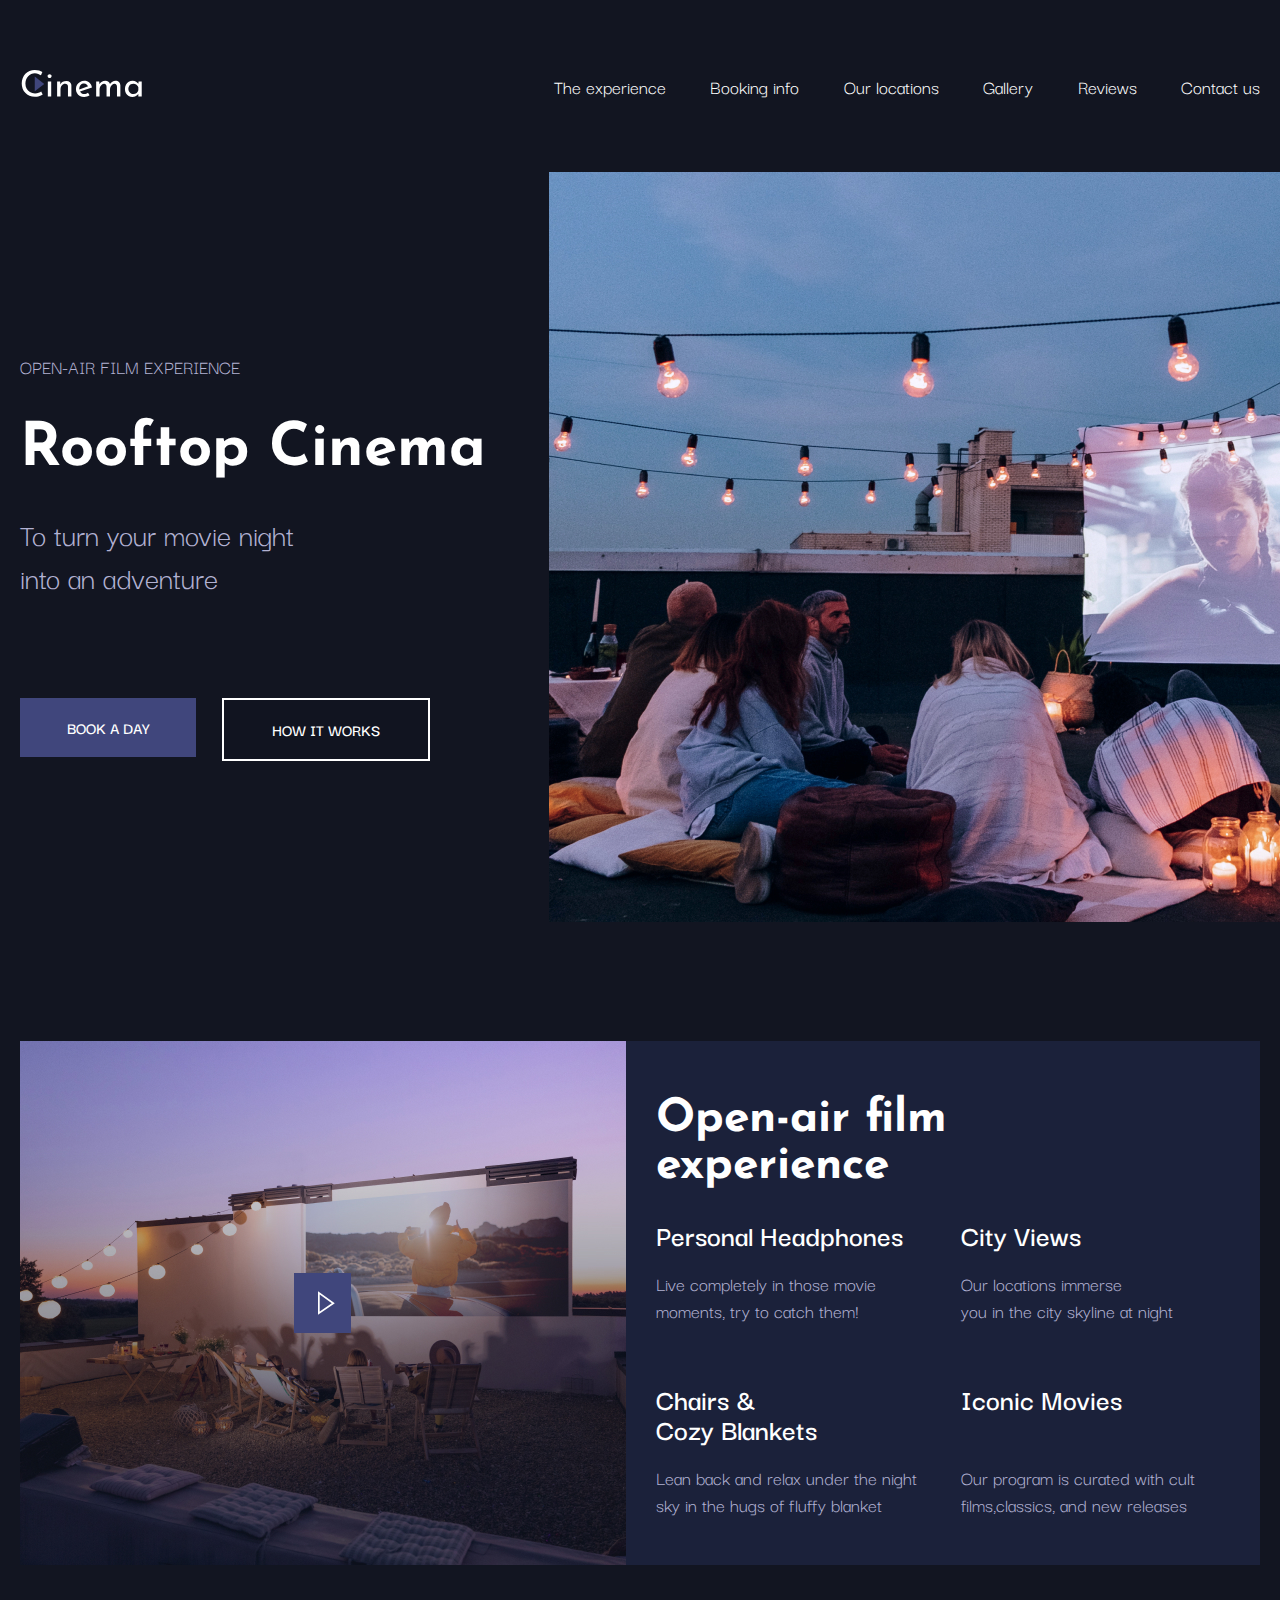
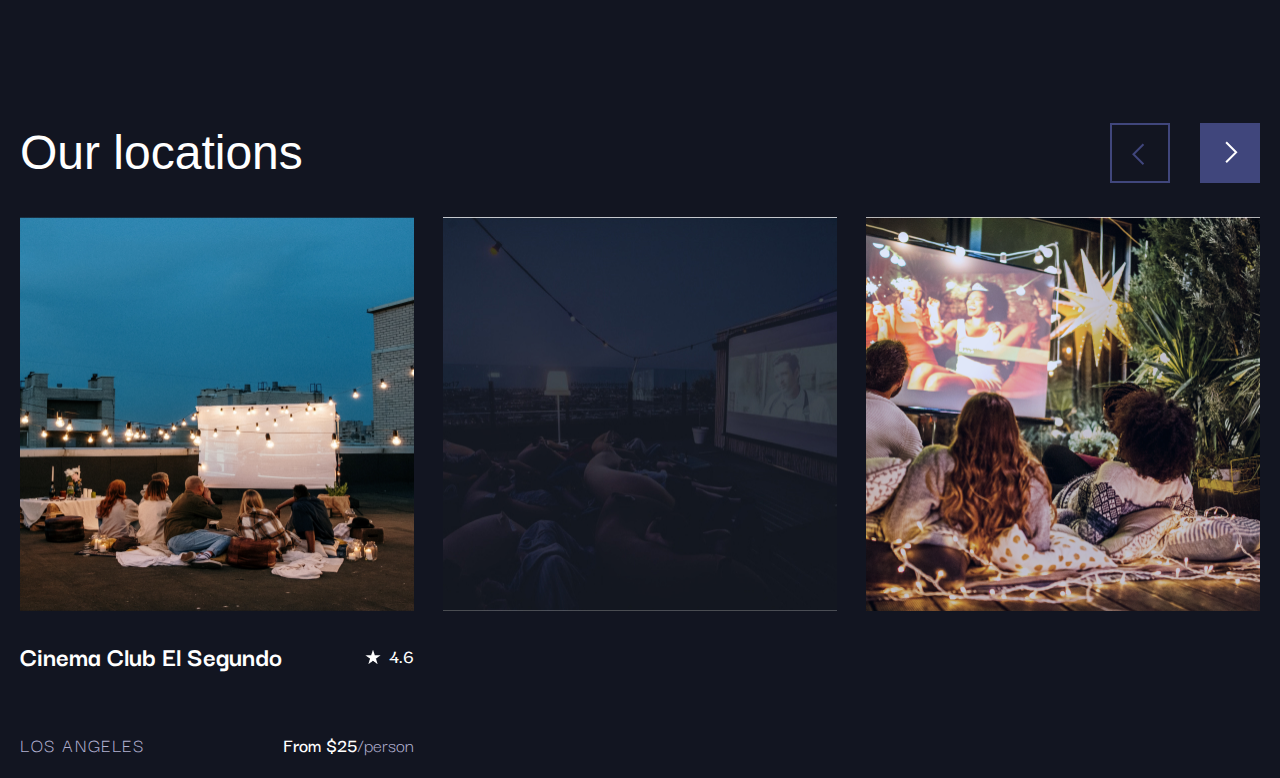
<file: RCinema/index.html>
<!DOCTYPE html>
<html lang="en">
<head>
    <meta charset="UTF-8">
    <meta http-equiv="X-UA-Compatible" content="IE=edge">
    <meta name="viewport" content="width=device-width, initial-scale=1.0">
    <title>Document</title>
    <link rel="preconnect" href="https://fonts.googleapis.com">
    <link rel="preconnect" href="https://fonts.gstatic.com" crossorigin>
    <link href="https://fonts.googleapis.com/css2?family=Darker+Grotesque:wght@400;500;600&family=Josefin+Sans:wght@400;500;600&display=swap" rel="stylesheet">
    <link rel="stylesheet" href="styles/style.css">
</head>
<body>
    <header class="header">
        <div class="menu__header d-flex j-flex a-items">
            <div class="menu__header--left">
                <a class="logo" href=""><img class="logo__image" src="images/logo.svg" alt=""></a>
            </div>
            <nav class="menu__header--right">
                <ul class="menu__header--right-list d-flex j-flex a-items">
                    <li><a href="">The experience</a></li>
                    <li><a href="">Booking info</a></li>
                    <li><a href="">Our locations</a></li>
                    <li><a href="">Gallery</a></li>
                    <li><a href="">Reviews</a></li>
                    <li><a href="">Contact us</a></li>
                </ul>
            </nav>
        </div>
    </header>
    <section class="banner">
        <div class="banner__blocks d-flex">
            <div class="banner__left">
                <p class="size-20">OPEN-AIR FILM EXPERIENCE</p>
                <h1 class="banner__left--head">Rooftop Cinema</h1>
                <p class="size-32">To turn your movie night<br>into an adventure</p>
                <div class="banner__btn d-flex j-flex">
                    <a class="btn__left d-flex a-items" href="">BOOK A DAY</a>
                    <a class="btn__right d-flex a-items" href="">HOW IT WORKS</a>
                </div>
            </div>
            <div class="banner__right">
                <img class="banner__img" src="images/cover.jpg" alt="">
            </div>
        </div>
    </section>
    <section class="video__block">
        <div class="video__block--content d-flex j-flex">
            <div class="video__block--left">
                <a class="video__block--btn" href=""><img class="video__block--btn-start" src="images/start_button.svg" alt=""></a>
                <img class="video__block--img" src="images/about.jpg" alt="">
            </div>
            <div class="video__block--right">
                <h2 class="video__block--right-head">Open-air film<br>experience</h2>
                <div class="video__block--right-text d-grid">
                    <div>
                        <h3>Personal Headphones</h3>
                        <p>Live completely in those movie<br>moments, try to catch them!</p>
                    </div>
                    <div>
                        <h3>City Views</h3>
                        <p>Our locations immerse<br>you in the city skyline at night</p>
                    </div>
                    <div>
                        <h3>Chairs &<br>Cozy Blankets</h3>
                        <p>Lean back and relax under the night<br>sky in the hugs of fluffy blanket</p>
                    </div>
                    <div>
                        <h3 class="video__block--right-item">Iconic Movies</h3>
                        <p>Our program is curated with cult<br>films,classics, and new releases</p>
                    </div>
                </div>
            </div>
        </div>
    </section>
    <section class="locations">
        <div class="locations_head d-flex j-flex">
            <div class="locations__head-left">
                <h2>Our locations</h2>
            </div>
            <div class="location__head-right d-flex a-items">
                <a class="arrow__left " href=""><img class="locations__arrow-left" src="images/small_btn_one.svg" alt=""></a>
                <a class="arrow__right" href=""><img class="locations__arrow-right" src="images/small_btn_two.svg" alt=""></a>
            </div>
        </div>
        <div class="locations__cards d-flex j-flex">
            <div class="locations__cards-block">
                <div class="location__one">
                    <img src="images/card_one.png" alt="" width="394" height="394">
                    <div class="block__one d-flex j-flex">
                        <h4>Cinema Club El Segundo</h4>
                        <div class="d-flex j-flex">
                            <img class="block__img" src="images/star.png" alt="">
                            <p class="mark size-20">4.6</p>
                        </div>
                    </div>
                    <div class="block__two d-flex j-flex">
                        <p class="block__two-city">Los Angeles</p>
                        <p class="block__two-cost">From $25<span class="block__cost-person">/person</span></p>
                    </div>
                </div>
            </div>
            <img src="images/card_two.jpg" alt="" width="394" height="394">
            <img src="images/card_three.jpg" alt="" width="394" height="394">
        </div>
    </section>
</body>
</html>
</file>
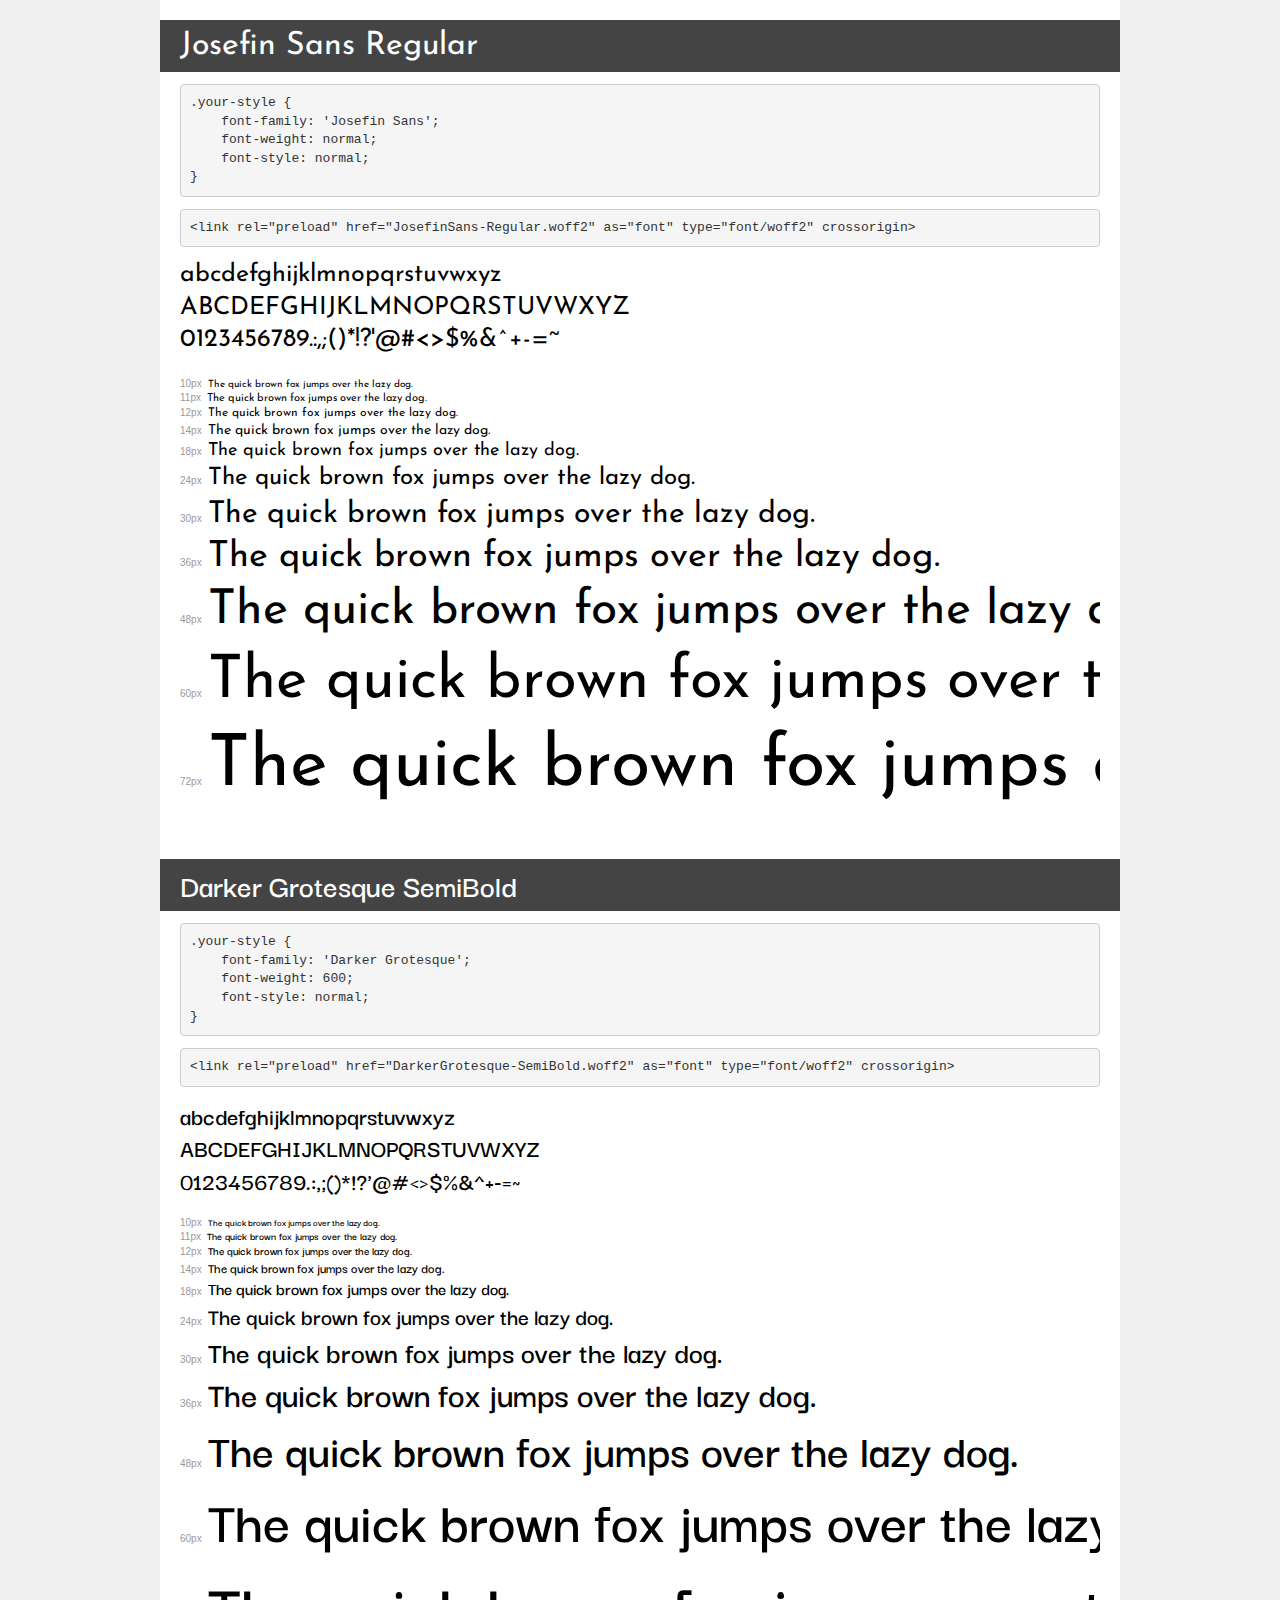
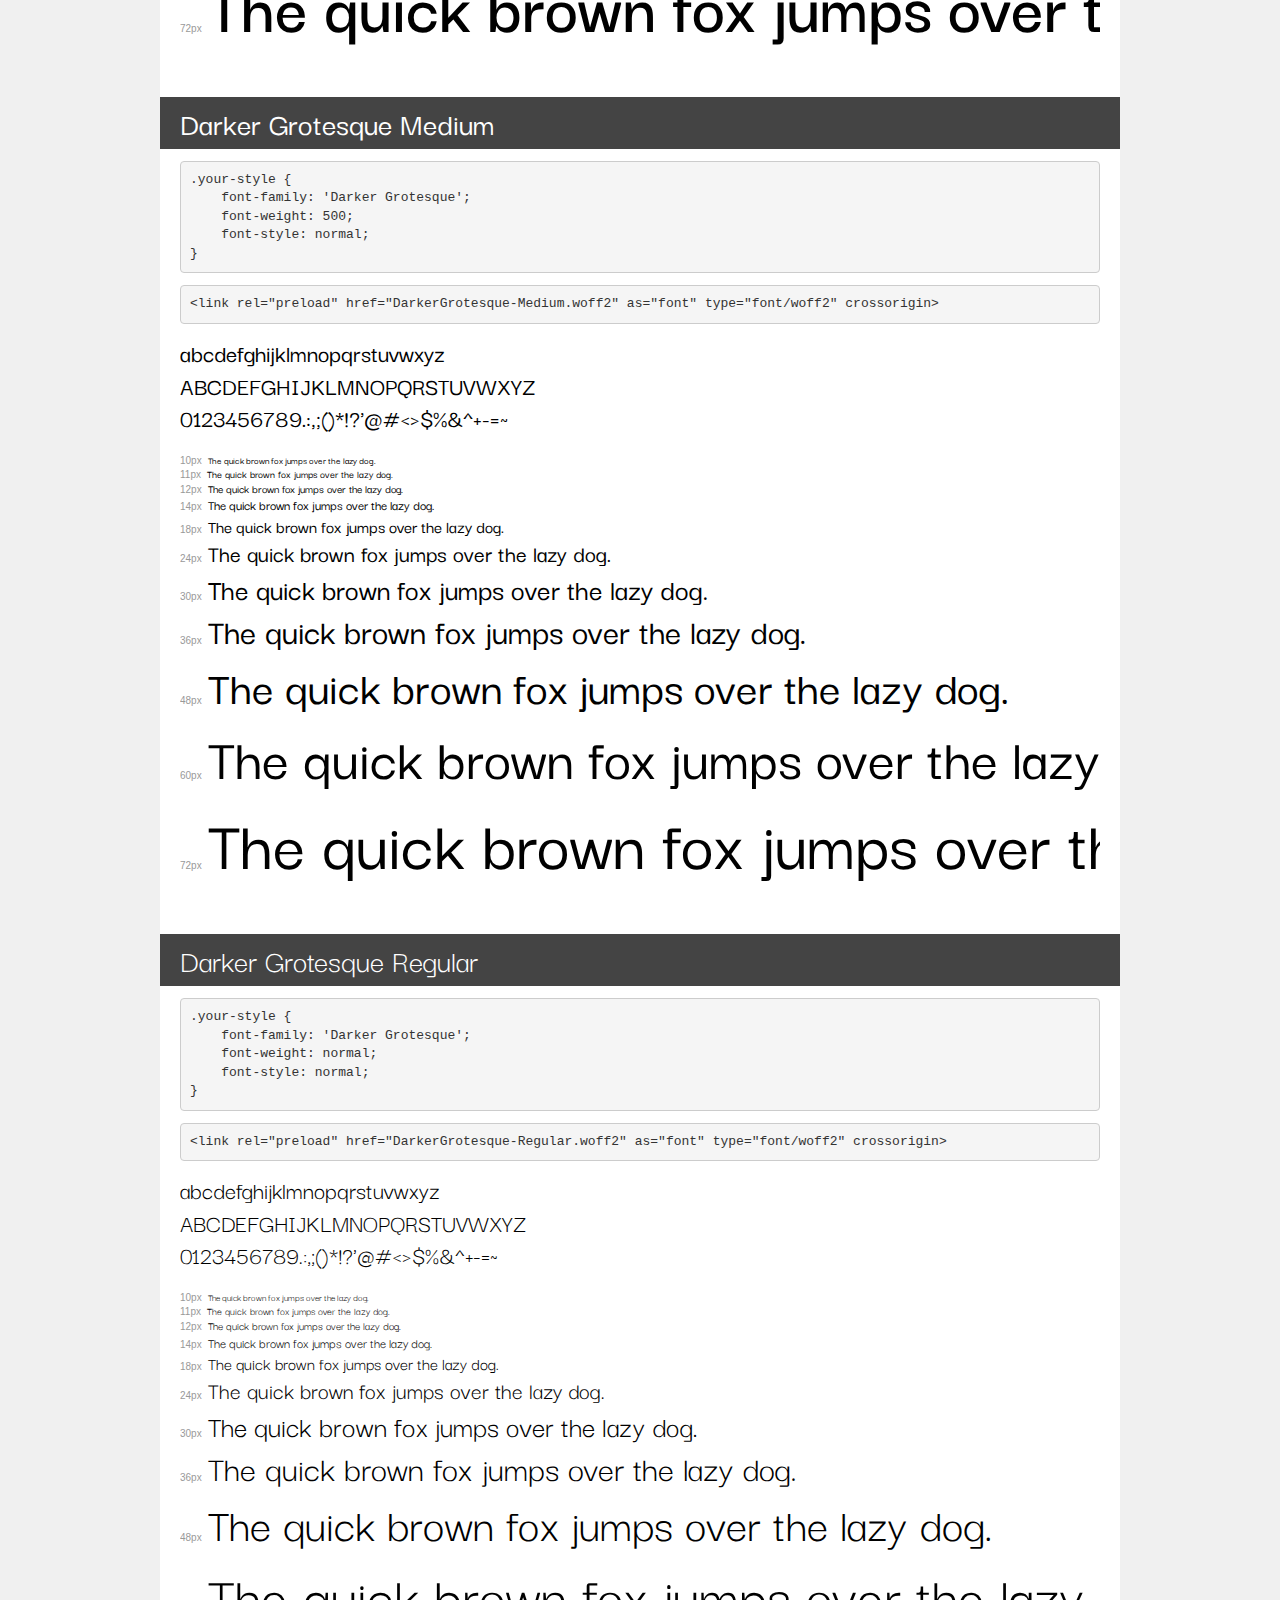
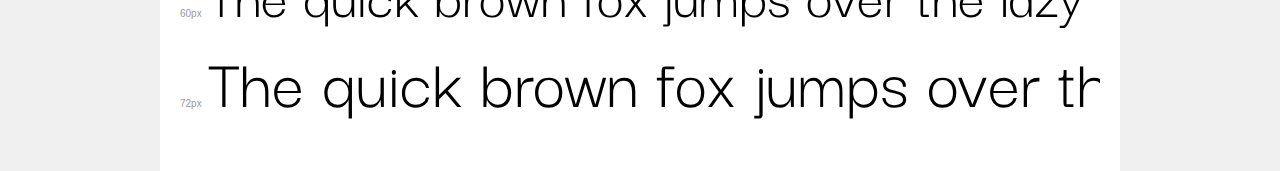
<file: RCinema/fonts/demo.html>
<!DOCTYPE html>
<html lang="en">
<head>
    <meta charset="utf-8">
    <meta http-equiv="X-UA-Compatible" content="IE=edge">
    <meta name="viewport" content="width=device-width, initial-scale=1">
    <meta name="robots" content="noindex, noarchive">
    <meta name="format-detection" content="telephone=no">
    <title>Transfonter demo</title>
    <link href="stylesheet.css" rel="stylesheet">
    <style>
        /*
        http://meyerweb.com/eric/tools/css/reset/
        v2.0 | 20110126
        License: none (public domain)
        */
        html, body, div, span, applet, object, iframe,
        h1, h2, h3, h4, h5, h6, p, blockquote, pre,
        a, abbr, acronym, address, big, cite, code,
        del, dfn, em, img, ins, kbd, q, s, samp,
        small, strike, strong, sub, sup, tt, var,
        b, u, i, center,
        dl, dt, dd, ol, ul, li,
        fieldset, form, label, legend,
        table, caption, tbody, tfoot, thead, tr, th, td,
        article, aside, canvas, details, embed,
        figure, figcaption, footer, header, hgroup,
        menu, nav, output, ruby, section, summary,
        time, mark, audio, video {
            margin: 0;
            padding: 0;
            border: 0;
            font-size: 100%;
            font: inherit;
            vertical-align: baseline;
        }
        /* HTML5 display-role reset for older browsers */
        article, aside, details, figcaption, figure,
        footer, header, hgroup, menu, nav, section {
            display: block;
        }
        body {
            line-height: 1;
        }
        ol, ul {
            list-style: none;
        }
        blockquote, q {
            quotes: none;
        }
        blockquote:before, blockquote:after,
        q:before, q:after {
            content: '';
            content: none;
        }
        table {
            border-collapse: collapse;
            border-spacing: 0;
        }
        /* demo styles */
        body {
            background: #f0f0f0;
            color: #000;
        }
        .page {
            background: #fff;
            width: 920px;
            margin: 0 auto;
            padding: 20px 20px 0 20px;
            overflow: hidden;
        }
        .font-container {
            overflow-x: auto;
            overflow-y: hidden;
            margin-bottom: 40px;
            line-height: 1.3;
            white-space: nowrap;
            padding-bottom: 5px;
        }
        h1 {
            position: relative;
            background: #444;
            font-size: 32px;
            color: #fff;
            padding: 10px 20px;
            margin: 0 -20px 12px -20px;
        }
        .letters {
            font-size: 25px;
            margin-bottom: 20px;
        }
        .s10:before {
            content: '10px';
        }
        .s11:before {
            content: '11px';
        }
        .s12:before {
            content: '12px';
        }
        .s14:before {
            content: '14px';
        }
        .s18:before {
            content: '18px';
        }
        .s24:before {
            content: '24px';
        }
        .s30:before {
            content: '30px';
        }
        .s36:before {
            content: '36px';
        }
        .s48:before {
            content: '48px';
        }
        .s60:before {
            content: '60px';
        }
        .s72:before {
            content: '72px';
        }
        .s10:before, .s11:before, .s12:before, .s14:before,
        .s18:before, .s24:before, .s30:before, .s36:before,
        .s48:before, .s60:before, .s72:before {
            font-family: Arial, sans-serif;
            font-size: 10px;
            font-weight: normal;
            font-style: normal;
            color: #999;
            padding-right: 6px;
        }
        pre {
            display: block;
            padding: 9px;
            margin: 0 0 12px;
            font-family: Monaco, Menlo, Consolas, "Courier New", monospace;
            font-size: 13px;
            line-height: 1.428571429;
            color: #333;
            font-weight: normal;
            font-style: normal;
            background-color: #f5f5f5;
            border: 1px solid #ccc;
            overflow-x: auto;
            border-radius: 4px;
        }
        /* responsive */
        @media (max-width: 959px) {
            .page {
                width: auto;
                margin: 0;
            }
        }
    </style>
</head>
<body>
<div class="page">
    <div class="demo">
        <h1 style="font-family: 'Josefin Sans'; font-weight: normal; font-style: normal;">Josefin Sans Regular</h1>
        <pre title="Usage">.your-style {
    font-family: 'Josefin Sans';
    font-weight: normal;
    font-style: normal;
}</pre>
        <pre title="Preload (optional)">
&lt;link rel=&quot;preload&quot; href=&quot;JosefinSans-Regular.woff2&quot; as=&quot;font&quot; type=&quot;font/woff2&quot; crossorigin&gt;</pre>
        <div class="font-container" style="font-family: 'Josefin Sans'; font-weight: normal; font-style: normal;">
            <p class="letters">
                abcdefghijklmnopqrstuvwxyz<br>
ABCDEFGHIJKLMNOPQRSTUVWXYZ<br>
                0123456789.:,;()*!?'@#&lt;&gt;$%&^+-=~
            </p>
            <p class="s10" style="font-size: 10px;">The quick brown fox jumps over the lazy dog.</p>
            <p class="s11" style="font-size: 11px;">The quick brown fox jumps over the lazy dog.</p>
            <p class="s12" style="font-size: 12px;">The quick brown fox jumps over the lazy dog.</p>
            <p class="s14" style="font-size: 14px;">The quick brown fox jumps over the lazy dog.</p>
            <p class="s18" style="font-size: 18px;">The quick brown fox jumps over the lazy dog.</p>
            <p class="s24" style="font-size: 24px;">The quick brown fox jumps over the lazy dog.</p>
            <p class="s30" style="font-size: 30px;">The quick brown fox jumps over the lazy dog.</p>
            <p class="s36" style="font-size: 36px;">The quick brown fox jumps over the lazy dog.</p>
            <p class="s48" style="font-size: 48px;">The quick brown fox jumps over the lazy dog.</p>
            <p class="s60" style="font-size: 60px;">The quick brown fox jumps over the lazy dog.</p>
            <p class="s72" style="font-size: 72px;">The quick brown fox jumps over the lazy dog.</p>
        </div>
    </div>

    <div class="demo">
        <h1 style="font-family: 'Darker Grotesque'; font-weight: 600; font-style: normal;">Darker Grotesque SemiBold</h1>
        <pre title="Usage">.your-style {
    font-family: 'Darker Grotesque';
    font-weight: 600;
    font-style: normal;
}</pre>
        <pre title="Preload (optional)">
&lt;link rel=&quot;preload&quot; href=&quot;DarkerGrotesque-SemiBold.woff2&quot; as=&quot;font&quot; type=&quot;font/woff2&quot; crossorigin&gt;</pre>
        <div class="font-container" style="font-family: 'Darker Grotesque'; font-weight: 600; font-style: normal;">
            <p class="letters">
                abcdefghijklmnopqrstuvwxyz<br>
ABCDEFGHIJKLMNOPQRSTUVWXYZ<br>
                0123456789.:,;()*!?'@#&lt;&gt;$%&^+-=~
            </p>
            <p class="s10" style="font-size: 10px;">The quick brown fox jumps over the lazy dog.</p>
            <p class="s11" style="font-size: 11px;">The quick brown fox jumps over the lazy dog.</p>
            <p class="s12" style="font-size: 12px;">The quick brown fox jumps over the lazy dog.</p>
            <p class="s14" style="font-size: 14px;">The quick brown fox jumps over the lazy dog.</p>
            <p class="s18" style="font-size: 18px;">The quick brown fox jumps over the lazy dog.</p>
            <p class="s24" style="font-size: 24px;">The quick brown fox jumps over the lazy dog.</p>
            <p class="s30" style="font-size: 30px;">The quick brown fox jumps over the lazy dog.</p>
            <p class="s36" style="font-size: 36px;">The quick brown fox jumps over the lazy dog.</p>
            <p class="s48" style="font-size: 48px;">The quick brown fox jumps over the lazy dog.</p>
            <p class="s60" style="font-size: 60px;">The quick brown fox jumps over the lazy dog.</p>
            <p class="s72" style="font-size: 72px;">The quick brown fox jumps over the lazy dog.</p>
        </div>
    </div>

    <div class="demo">
        <h1 style="font-family: 'Darker Grotesque'; font-weight: 500; font-style: normal;">Darker Grotesque Medium</h1>
        <pre title="Usage">.your-style {
    font-family: 'Darker Grotesque';
    font-weight: 500;
    font-style: normal;
}</pre>
        <pre title="Preload (optional)">
&lt;link rel=&quot;preload&quot; href=&quot;DarkerGrotesque-Medium.woff2&quot; as=&quot;font&quot; type=&quot;font/woff2&quot; crossorigin&gt;</pre>
        <div class="font-container" style="font-family: 'Darker Grotesque'; font-weight: 500; font-style: normal;">
            <p class="letters">
                abcdefghijklmnopqrstuvwxyz<br>
ABCDEFGHIJKLMNOPQRSTUVWXYZ<br>
                0123456789.:,;()*!?'@#&lt;&gt;$%&^+-=~
            </p>
            <p class="s10" style="font-size: 10px;">The quick brown fox jumps over the lazy dog.</p>
            <p class="s11" style="font-size: 11px;">The quick brown fox jumps over the lazy dog.</p>
            <p class="s12" style="font-size: 12px;">The quick brown fox jumps over the lazy dog.</p>
            <p class="s14" style="font-size: 14px;">The quick brown fox jumps over the lazy dog.</p>
            <p class="s18" style="font-size: 18px;">The quick brown fox jumps over the lazy dog.</p>
            <p class="s24" style="font-size: 24px;">The quick brown fox jumps over the lazy dog.</p>
            <p class="s30" style="font-size: 30px;">The quick brown fox jumps over the lazy dog.</p>
            <p class="s36" style="font-size: 36px;">The quick brown fox jumps over the lazy dog.</p>
            <p class="s48" style="font-size: 48px;">The quick brown fox jumps over the lazy dog.</p>
            <p class="s60" style="font-size: 60px;">The quick brown fox jumps over the lazy dog.</p>
            <p class="s72" style="font-size: 72px;">The quick brown fox jumps over the lazy dog.</p>
        </div>
    </div>

    <div class="demo">
        <h1 style="font-family: 'Darker Grotesque'; font-weight: normal; font-style: normal;">Darker Grotesque Regular</h1>
        <pre title="Usage">.your-style {
    font-family: 'Darker Grotesque';
    font-weight: normal;
    font-style: normal;
}</pre>
        <pre title="Preload (optional)">
&lt;link rel=&quot;preload&quot; href=&quot;DarkerGrotesque-Regular.woff2&quot; as=&quot;font&quot; type=&quot;font/woff2&quot; crossorigin&gt;</pre>
        <div class="font-container" style="font-family: 'Darker Grotesque'; font-weight: normal; font-style: normal;">
            <p class="letters">
                abcdefghijklmnopqrstuvwxyz<br>
ABCDEFGHIJKLMNOPQRSTUVWXYZ<br>
                0123456789.:,;()*!?'@#&lt;&gt;$%&^+-=~
            </p>
            <p class="s10" style="font-size: 10px;">The quick brown fox jumps over the lazy dog.</p>
            <p class="s11" style="font-size: 11px;">The quick brown fox jumps over the lazy dog.</p>
            <p class="s12" style="font-size: 12px;">The quick brown fox jumps over the lazy dog.</p>
            <p class="s14" style="font-size: 14px;">The quick brown fox jumps over the lazy dog.</p>
            <p class="s18" style="font-size: 18px;">The quick brown fox jumps over the lazy dog.</p>
            <p class="s24" style="font-size: 24px;">The quick brown fox jumps over the lazy dog.</p>
            <p class="s30" style="font-size: 30px;">The quick brown fox jumps over the lazy dog.</p>
            <p class="s36" style="font-size: 36px;">The quick brown fox jumps over the lazy dog.</p>
            <p class="s48" style="font-size: 48px;">The quick brown fox jumps over the lazy dog.</p>
            <p class="s60" style="font-size: 60px;">The quick brown fox jumps over the lazy dog.</p>
            <p class="s72" style="font-size: 72px;">The quick brown fox jumps over the lazy dog.</p>
        </div>
    </div>

</div>
</body>
</html>
</file>
<file: RCinema/styles/style.css>
@font-face {
    font-family: 'Josefin Sans';
    src: local(Josefin Sans)
        url('../fonts/JosefinSans-Regular.woff2') format('woff2'),
        url('//fonts/JosefinSans-Regular.woff') format('woff');
    font-weight: normal;
    font-style: normal;
    font-display: swap;
}

@font-face {
    font-family: 'Darker Grotesque';
    src: local(Darker DarkerGrotesque-SemiBold)
        url('../fonts/DarkerGrotesque-SemiBold.woff2') format('woff2'),
        url('../fonts/DarkerGrotesque-SemiBold.woff') format('woff');
    font-weight: 600;
    font-style: normal;
    font-display: swap;
}

@font-face {
    font-family: 'Darker Grotesque';
    src: local(Darker DarkerGrotesque-Medium)
        url('../fonts/DarkerGrotesque-Medium.woff2') format('woff2'),
        url('../fonts/DarkerGrotesque-Medium.woff') format('woff');
    font-weight: 500;
    font-style: normal;
    font-display: swap;
}

@font-face {
    font-family: 'Darker Grotesque';
    src: local(DarkerGrotesque-Regular)
        url('../fonts/DarkerGrotesque-Regular.woff2') format('woff2'),
        url('../fonts/DarkerGrotesque-Regular.woff') format('woff');
    font-weight: normal;
    font-style: normal;
    font-display: swap;
}

body {
    margin: 0;
    padding: 0;
    background-color: #121521;
}

.header {
    width: 1240px;
    margin: auto;
}

.d-flex {
    display: flex;
}

.a-items {
    align-items: center;
}

.j-flex {
    justify-content: space-between;
}

.menu__header--right-list {
    list-style: none;
}

.menu__header--right-list a {
    color: white;
    font-family: 'Darker Grotesque', sans-serif;
    font-size: 20px;
    text-decoration: none;
}

.menu__header--right-list {
    width: 706px;
    height: 140px;
}

.banner {
    width: 1240px;
    margin: auto;
}

.banner__blocks {
    position: relative;
    justify-content: center;
    flex-direction: column;
    height: 750px;
}

.banner__right {
    position: absolute;
    right: -340px;
    top: 0;
}

.size-20 {
    font-size: 20px;
}

.size-32 {
    font-size: 32px;
}

.banner__left p {
    font-family: 'Darker Grotesque', sans-serif;
    color: #B2B2D3;
}

.banner__left--head {
    font-size: 60px;
    font-family: 'Josefin Sans', sans-serif;
    margin-top: 40px;
    margin-bottom: 10px;
    color: white;
}

.banner__btn {
    font-family: 'Darker Grotesque', sans-serif;
    font-weight: 600;
    font-size: 17px;
    width: 410px;
    margin-top: 100px;
}

.btn__left {
    justify-content: center;
    background-color: #40467C;
    width: 176px;
    height: 59px;
    text-decoration: none;
    color: white;
}

.btn__right {
    justify-content: center;
    background-color: rgba(20, 25, 35, 0.01);
    border: 2px solid #FFFFFF;
    width: 204px;
    text-decoration: none;
    height: 59px;
    color: white;
}

.video__block {
    width: 1240px;
    margin: auto;
    margin-top: 119px;
    height: 524px;
    background: #1B213A;
    margin-bottom: 124px;
}

.video__block--btn {
    background-color: #40467C;
    position: absolute;
    width: 57.04px;
    height: 60px;
    margin-left: 274px;
    margin-top: 232px;
}

.video__block--btn-start {
    position: absolute;
    width: 17px;
    height: 24px;
    left: 24px;
    top: 18px;
}

.d-grid {
    display: grid;
}

.video__block--right h2 {
    font-size: 46px;
    font-family: 'Josefin Sans', sans-serif;
    color: white;
}

.video__block--right-head {
    margin: 0;
    width: 636px;
    margin-left: 30px;
    margin-top: 55px;
}

.video__block--right-text {
    font-family: 'Darker Grotesque', sans-serif;
    grid-template-columns: 275px 275px;
    gap: 30px;
    margin-left: 30px;
}

.video__block--right-text h3 {
    color: white;
    font-weight: 600;
    font-size: 30px;
    margin: 30px 0 0 0;
    width: 273px;
    line-height: 30px;
}

.video__block--right-text p {
    font-weight: 400;
    font-size: 20px;
    color: #B2B2D3;
    margin-bottom: 0;
    width: 270px;
}

.video__block--right-item {
    height: 60px;
}

.locations {
    width: 1240px;
    margin: auto;
}

.locations h2 {
    color: white;
    font-style: normal;
    font-weight: 400;
    font-size: 48px;
    line-height: 48px;
    font-family: 'Josefin Sans', sans-serif;
}

.arrow__left {
    box-sizing: border-box;
    border: 2px solid #40467C;
    width: 60px;
    height: 60px;
    margin-right: 30px;
    margin-top: 0px;
}

.locations__arrow-left {
    position: absolute;
    margin-left: 20px;
    margin-top: 18px;
}

.arrow__right {
    background-color: #40467C;
    width: 60px;
    height: 60px;
    margin-top: 0px;
}

.locations__arrow-right {
    position: absolute;
    margin-left: 25px;
    margin-top: 18px;
}
/* что-то не то */
.locations__cards-block {
    color: white;
    font-family: 'Darker Grotesque', sans-serif;
    font-weight: 600;
}

.locations__cards-block h4 {
    font-size: 28px;
    margin-top: 20px;
}

.block__img {
    margin-top: 33px;
    margin-right: 8px;
    height: 16px;
}

.mark {
    margin-top: 26px;
}

.block__two-city {
    font-style: normal;
    font-weight: 400;
    font-size: 20px;
    line-height: 27px;
    letter-spacing: 0.08em;
    text-transform: uppercase;
    color: #B2B2D3;
}

.block__two-cost {
    font-style: normal;
    font-weight: 600;
    font-size: 20px;
    line-height: 27px;
}

.block__cost-person {
    color: #B2B2D3;
    font-weight: 400;
}
</file>
<file: RCinema/fonts/stylesheet.css>
@font-face {
    font-family: 'Josefin Sans';
    src: url('JosefinSans-Regular.woff2') format('woff2'),
        url('JosefinSans-Regular.woff') format('woff');
    font-weight: normal;
    font-style: normal;
    font-display: swap;
}

@font-face {
    font-family: 'Darker Grotesque';
    src: url('DarkerGrotesque-SemiBold.woff2') format('woff2'),
        url('DarkerGrotesque-SemiBold.woff') format('woff');
    font-weight: 600;
    font-style: normal;
    font-display: swap;
}

@font-face {
    font-family: 'Darker Grotesque';
    src: url('DarkerGrotesque-Medium.woff2') format('woff2'),
        url('DarkerGrotesque-Medium.woff') format('woff');
    font-weight: 500;
    font-style: normal;
    font-display: swap;
}

@font-face {
    font-family: 'Darker Grotesque';
    src: url('DarkerGrotesque-Regular.woff2') format('woff2'),
        url('DarkerGrotesque-Regular.woff') format('woff');
    font-weight: normal;
    font-style: normal;
    font-display: swap;
}
</file>
